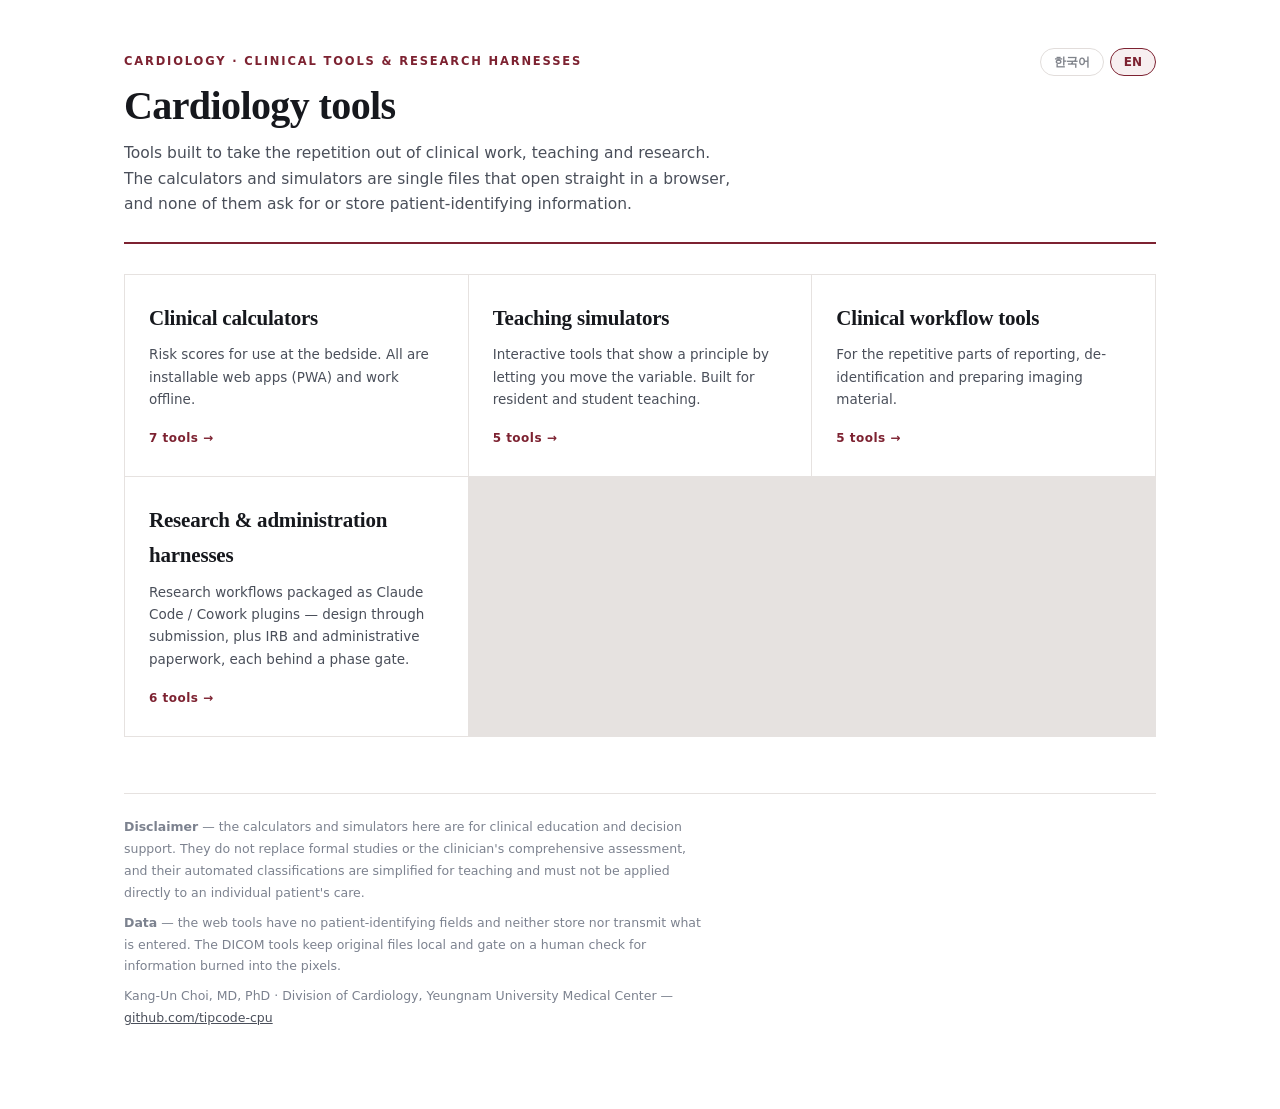
<file: index.html>
<!DOCTYPE html>
<html lang="ko">
<head>
<meta charset="UTF-8">
<meta name="viewport" content="width=device-width, initial-scale=1.0">
<meta name="theme-color" content="#7d2231">
<title>심장내과 임상 도구 모음</title>
<meta name="description" data-i18n-attr="content:meta_desc" content="심장내과 임상 계산기 · 교육 시뮬레이터 · 진료 워크플로 도구 · 연구 하네스 모음">
<link rel="stylesheet" href="assets/site.css">
</head>
<body>
<div class="wrap">
  <div class="langSwitch" role="group" aria-label="Language / 언어">
    <button type="button" id="lang-ko" onclick="setLang('ko')" aria-pressed="true">한국어</button>
    <button type="button" id="lang-en" onclick="setLang('en')" aria-pressed="false">EN</button>
  </div>
  <header class="masthead">
    <p class="eyebrow" data-i18n="eyebrow">Cardiology · Clinical Tools &amp; Research Harnesses</p>
    <h1 data-i18n="title">심장내과 임상 도구 모음</h1>
    <p class="lede" data-i18n="lede">진료·교육·연구에서 반복되는 작업을 줄이기 위해 만든 도구들입니다. 계산기와 시뮬레이터는 브라우저에서 바로 열리는 단일 파일이며, 환자 식별정보를 입력받거나 저장하지 않습니다.</p>
  </header>

  <div class="catgrid">
    <a class="cat" href="calculators/">
      <h2 data-i18n="c_calculators">임상 계산기</h2>
      <p data-i18n="c_calculators_n">진료 중 바로 쓰는 위험도·점수 계산기. 모두 설치형 웹앱(PWA)이며 오프라인에서 동작합니다.</p>
      <span class="meta" data-i18n="c_calculators_m">도구 7개 →</span>
    </a>
    <a class="cat" href="simulators/">
      <h2 data-i18n="c_simulators">교육 시뮬레이터</h2>
      <p data-i18n="c_simulators_n">변수를 직접 움직이며 원리를 확인하는 인터랙티브 교육 도구. 전공의·학생 강의용으로 만들었습니다.</p>
      <span class="meta" data-i18n="c_simulators_m">도구 5개 →</span>
    </a>
    <a class="cat" href="workflow/">
      <h2 data-i18n="c_workflow">진료 워크플로 도구</h2>
      <p data-i18n="c_workflow_n">판독문 작성, DICOM 비식별화, 영상 자료 제작처럼 진료·발표 준비에서 반복되는 작업을 처리합니다.</p>
      <span class="meta" data-i18n="c_workflow_m">도구 5개 →</span>
    </a>
    <a class="cat" href="research/">
      <h2 data-i18n="c_research">연구 · 행정 하네스</h2>
      <p data-i18n="c_research_n">Claude Code / Cowork 플러그인 형태의 연구 워크플로. 설계에서 투고까지, 그리고 IRB·행정 서류를 단계별 게이트로 처리합니다.</p>
      <span class="meta" data-i18n="c_research_m">도구 6개 →</span>
    </a>
  </div>

  <footer>
    <p data-i18n="f_1"><b>면책</b> — 여기 있는 계산기와 시뮬레이터는 임상 교육 및 판단 보조 목적입니다. 정식 검사와 임상의의 종합 평가를 대체하지 않으며, 자동 분류는 교육을 위해 단순화된 것이므로 개별 환자의 진료 판단에 그대로 사용해서는 안 됩니다.</p>
    <p data-i18n="f_2"><b>데이터</b> — 웹 도구에는 환자 식별정보 입력란이 없고, 입력값을 저장하거나 외부로 전송하지 않습니다. DICOM을 다루는 도구는 원본 파일을 로컬 밖으로 내보내지 않으며, 픽셀에 새겨진 환자정보는 사람이 직접 확인하도록 게이트를 둡니다.</p>
    <p data-i18n="byline">최강운 · 영남대학교병원 심장내과 — <a href="https://github.com/tipcode-cpu">github.com/tipcode-cpu</a></p>
  </footer>
</div>
<script>
var I18N_EN = {
  "doc_title": "Cardiology tools — Kang-Un Choi",
  "meta_desc": "Clinical calculators, teaching simulators, imaging workflow tools and research harnesses in cardiology",
  "eyebrow": "Cardiology · Clinical Tools &amp; Research Harnesses",
  "title": "Cardiology tools",
  "lede": "Tools built to take the repetition out of clinical work, teaching and research. The calculators and simulators are single files that open straight in a browser, and none of them ask for or store patient-identifying information.",
  "c_calculators": "Clinical calculators",
  "c_calculators_n": "Risk scores for use at the bedside. All are installable web apps (PWA) and work offline.",
  "c_calculators_m": "7 tools →",
  "c_simulators": "Teaching simulators",
  "c_simulators_n": "Interactive tools that show a principle by letting you move the variable. Built for resident and student teaching.",
  "c_simulators_m": "5 tools →",
  "c_workflow": "Clinical workflow tools",
  "c_workflow_n": "For the repetitive parts of reporting, de-identification and preparing imaging material.",
  "c_workflow_m": "5 tools →",
  "c_research": "Research &amp; administration harnesses",
  "c_research_n": "Research workflows packaged as Claude Code / Cowork plugins — design through submission, plus IRB and administrative paperwork, each behind a phase gate.",
  "c_research_m": "6 tools →",
  "f_1": "<b>Disclaimer</b> — the calculators and simulators here are for clinical education and decision support. They do not replace formal studies or the clinician's comprehensive assessment, and their automated classifications are simplified for teaching and must not be applied directly to an individual patient's care.",
  "f_2": "<b>Data</b> — the web tools have no patient-identifying fields and neither store nor transmit what is entered. The DICOM tools keep original files local and gate on a human check for information burned into the pixels.",
  "byline": "Kang-Un Choi, MD, PhD · Division of Cardiology, Yeungnam University Medical Center — <a href=\"https://github.com/tipcode-cpu\">github.com/tipcode-cpu</a>"
};
</script>
<script src="assets/i18n.js"></script>
</body>
</html>
</file>
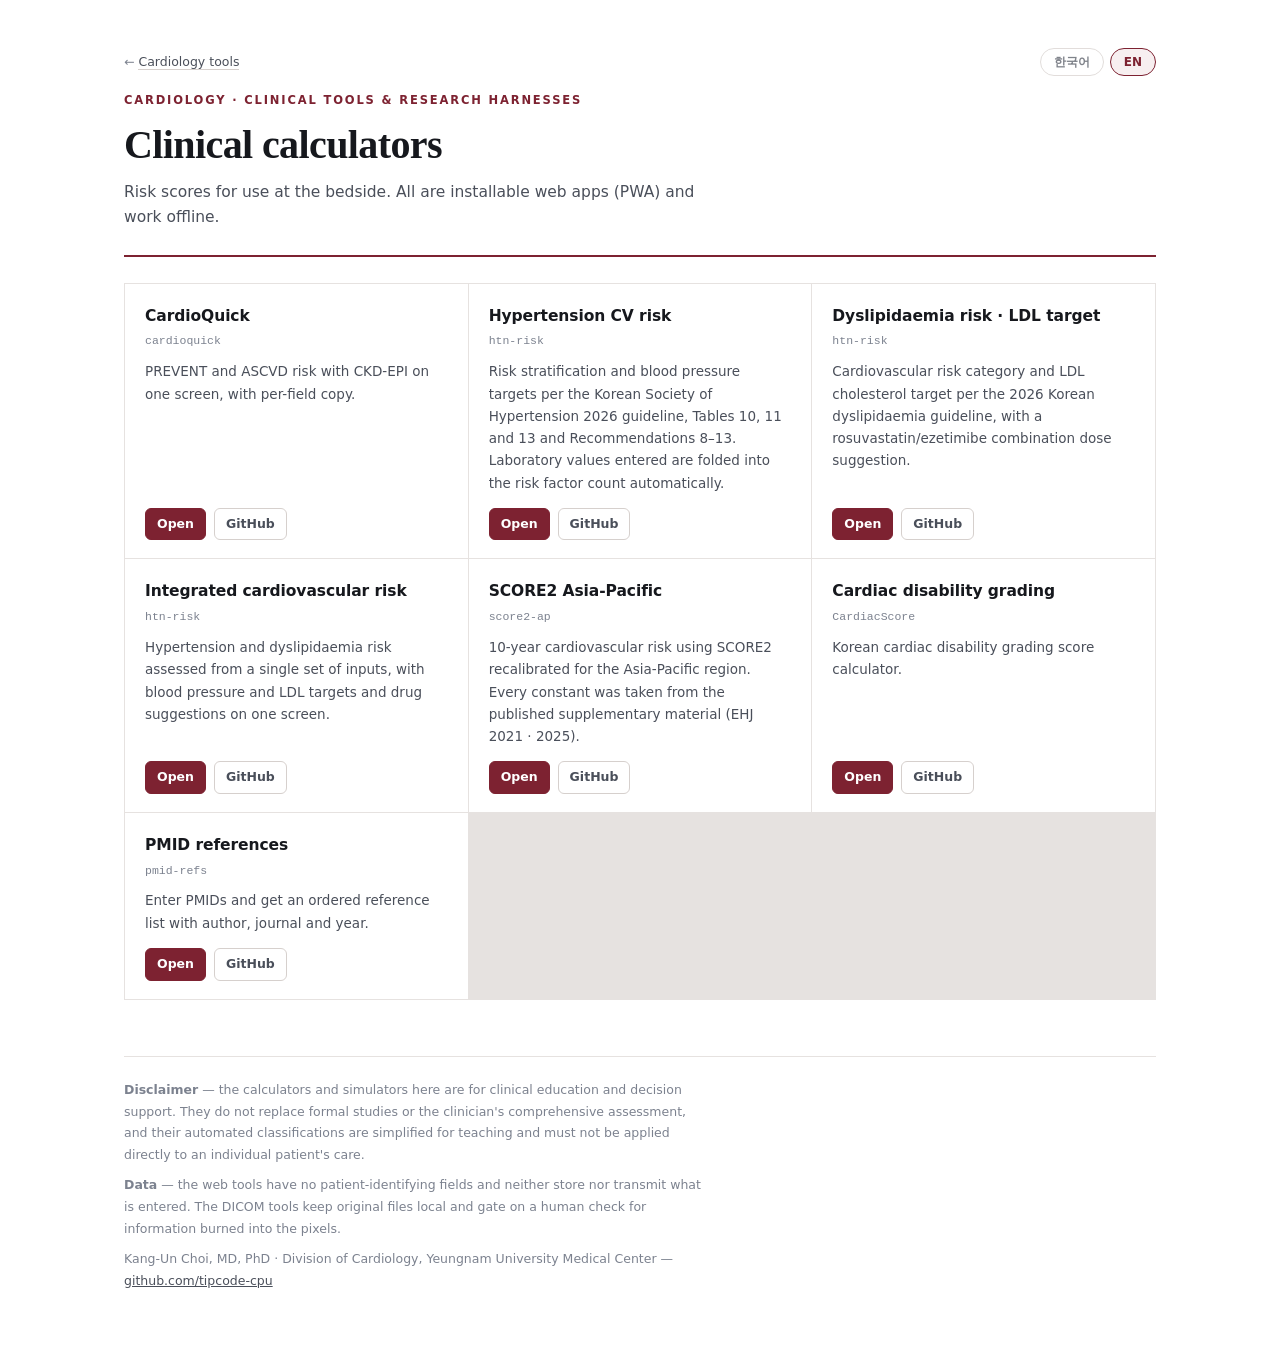
<file: calculators/index.html>
<!DOCTYPE html>
<html lang="ko">
<head>
<meta charset="UTF-8">
<meta name="viewport" content="width=device-width, initial-scale=1.0">
<meta name="theme-color" content="#7d2231">
<title>임상 계산기 — 심장내과 임상 도구</title>
<meta name="description" data-i18n-attr="content:meta_desc" content="진료 중 바로 쓰는 위험도·점수 계산기. 모두 설치형 웹앱(PWA)이며 오프라인에서 동작합니다.">
<link rel="stylesheet" href="../assets/site.css">
</head>
<body>
<div class="wrap">
  <div class="langSwitch" role="group" aria-label="Language / 언어">
    <button type="button" id="lang-ko" onclick="setLang('ko')" aria-pressed="true">한국어</button>
    <button type="button" id="lang-en" onclick="setLang('en')" aria-pressed="false">EN</button>
  </div>
  <p class="crumb">← <a href="../" data-i18n="crumb">심장내과 임상 도구 모음</a></p>
  <header class="masthead">
    <p class="eyebrow" data-i18n="eyebrow">Cardiology · Clinical Tools &amp; Research Harnesses</p>
    <h1 data-i18n="title">임상 계산기</h1>
    <p class="lede" data-i18n="lede">진료 중 바로 쓰는 위험도·점수 계산기. 모두 설치형 웹앱(PWA)이며 오프라인에서 동작합니다.</p>
  </header>

  <div class="grid">
      <div class="card">
        <h3 data-i18n="cardioquick_h">CardioQuick</h3>
        <p class="slug">cardioquick</p>
        <p class="desc" data-i18n="cardioquick_d">PREVENT · ASCVD 위험도와 CKD-EPI를 한 화면에서 계산하고 항목별로 복사합니다.</p>
        <div class="links"><a class="primary" href="https://tipcode-cpu.github.io/cardioquick/" data-i18n="open">열기</a><a href="https://github.com/tipcode-cpu/cardioquick">GitHub</a></div>
      </div>
      <div class="card">
        <h3 data-i18n="htn_risk_h">고혈압 심뇌혈관 위험도</h3>
        <p class="slug">htn-risk</p>
        <p class="desc" data-i18n="htn_risk_d">대한고혈압학회 2026 진료지침 표 10·11·13과 권고 8–13에 따른 위험도 분류와 목표 혈압. 입력한 검사 수치는 자동으로 위험인자에 반영됩니다.</p>
        <div class="links"><a class="primary" href="https://tipcode-cpu.github.io/htn-risk/" data-i18n="open">열기</a><a href="https://github.com/tipcode-cpu/htn-risk">GitHub</a></div>
      </div>
      <div class="card">
        <h3 data-i18n="lipid_risk_h">이상지질혈증 위험도 · LDL 목표</h3>
        <p class="slug">htn-risk</p>
        <p class="desc" data-i18n="lipid_risk_d">이상지질혈증 진료지침 2026에 따른 심혈관 위험도 분류와 LDL 콜레스테롤 목표, rosuvastatin/ezetimibe 복합제 용량 추천.</p>
        <div class="links"><a class="primary" href="https://tipcode-cpu.github.io/htn-risk/lipid-risk-calculator.html" data-i18n="open">열기</a><a href="https://github.com/tipcode-cpu/htn-risk">GitHub</a></div>
      </div>
      <div class="card">
        <h3 data-i18n="cardio_risk_h">심혈관 통합 위험도</h3>
        <p class="slug">htn-risk</p>
        <p class="desc" data-i18n="cardio_risk_d">고혈압과 이상지질혈증 위험도를 한 번의 입력으로 함께 평가해 목표 혈압·LDL 목표와 약물 추천을 한 화면에 보여줍니다.</p>
        <div class="links"><a class="primary" href="https://tipcode-cpu.github.io/htn-risk/cardio-risk-calculator.html" data-i18n="open">열기</a><a href="https://github.com/tipcode-cpu/htn-risk">GitHub</a></div>
      </div>
      <div class="card">
        <h3 data-i18n="score2_ap_h">SCORE2 Asia-Pacific</h3>
        <p class="slug">score2-ap</p>
        <p class="desc" data-i18n="score2_ap_d">아시아·태평양 재보정 SCORE2로 10년 심혈관 위험도를 산출합니다. 모든 계수는 원 논문 부록에서 직접 옮겼습니다 (EHJ 2021 · 2025).</p>
        <div class="links"><a class="primary" href="https://tipcode-cpu.github.io/score2-ap/" data-i18n="open">열기</a><a href="https://github.com/tipcode-cpu/score2-ap">GitHub</a></div>
      </div>
      <div class="card">
        <h3 data-i18n="CardiacScore_h">심장장애 정도 판정</h3>
        <p class="slug">CardiacScore</p>
        <p class="desc" data-i18n="CardiacScore_d">장애 정도 판정 기준에 따른 심장장애 점수 계산기.</p>
        <div class="links"><a class="primary" href="https://tipcode-cpu.github.io/CardiacScore/" data-i18n="open">열기</a><a href="https://github.com/tipcode-cpu/CardiacScore">GitHub</a></div>
      </div>
      <div class="card">
        <h3 data-i18n="pmid_refs_h">PMID 레퍼런스</h3>
        <p class="slug">pmid-refs</p>
        <p class="desc" data-i18n="pmid_refs_d">PMID를 넣으면 저자·저널·연도를 정리해 참고문헌 목록을 만들어 주는 PWA.</p>
        <div class="links"><a class="primary" href="https://tipcode-cpu.github.io/pmid-refs/" data-i18n="open">열기</a><a href="https://github.com/tipcode-cpu/pmid-refs">GitHub</a></div>
      </div>
  </div>

  <footer>
    <p data-i18n="f_1"><b>면책</b> — 여기 있는 계산기와 시뮬레이터는 임상 교육 및 판단 보조 목적입니다. 정식 검사와 임상의의 종합 평가를 대체하지 않으며, 자동 분류는 교육을 위해 단순화된 것이므로 개별 환자의 진료 판단에 그대로 사용해서는 안 됩니다.</p>
    <p data-i18n="f_2"><b>데이터</b> — 웹 도구에는 환자 식별정보 입력란이 없고, 입력값을 저장하거나 외부로 전송하지 않습니다. DICOM을 다루는 도구는 원본 파일을 로컬 밖으로 내보내지 않으며, 픽셀에 새겨진 환자정보는 사람이 직접 확인하도록 게이트를 둡니다.</p>
    <p data-i18n="byline">최강운 · 영남대학교병원 심장내과 — <a href="https://github.com/tipcode-cpu">github.com/tipcode-cpu</a></p>
  </footer>
</div>
<script>
var I18N_EN = {
  "doc_title": "Clinical calculators — Cardiology tools",
  "meta_desc": "Risk scores for use at the bedside. All are installable web apps (PWA) and work offline.",
  "title": "Clinical calculators",
  "lede": "Risk scores for use at the bedside. All are installable web apps (PWA) and work offline.",
  "crumb": "Cardiology tools",
  "open": "Open",
  "eyebrow": "Cardiology · Clinical Tools &amp; Research Harnesses",
  "cardioquick_h": "CardioQuick",
  "cardioquick_d": "PREVENT and ASCVD risk with CKD-EPI on one screen, with per-field copy.",
  "htn_risk_h": "Hypertension CV risk",
  "htn_risk_d": "Risk stratification and blood pressure targets per the Korean Society of Hypertension 2026 guideline, Tables 10, 11 and 13 and Recommendations 8–13. Laboratory values entered are folded into the risk factor count automatically.",
  "lipid_risk_h": "Dyslipidaemia risk · LDL target",
  "lipid_risk_d": "Cardiovascular risk category and LDL cholesterol target per the 2026 Korean dyslipidaemia guideline, with a rosuvastatin/ezetimibe combination dose suggestion.",
  "cardio_risk_h": "Integrated cardiovascular risk",
  "cardio_risk_d": "Hypertension and dyslipidaemia risk assessed from a single set of inputs, with blood pressure and LDL targets and drug suggestions on one screen.",
  "score2_ap_h": "SCORE2 Asia-Pacific",
  "score2_ap_d": "10-year cardiovascular risk using SCORE2 recalibrated for the Asia-Pacific region. Every constant was taken from the published supplementary material (EHJ 2021 · 2025).",
  "CardiacScore_h": "Cardiac disability grading",
  "CardiacScore_d": "Korean cardiac disability grading score calculator.",
  "pmid_refs_h": "PMID references",
  "pmid_refs_d": "Enter PMIDs and get an ordered reference list with author, journal and year.",
  "f_1": "<b>Disclaimer</b> — the calculators and simulators here are for clinical education and decision support. They do not replace formal studies or the clinician's comprehensive assessment, and their automated classifications are simplified for teaching and must not be applied directly to an individual patient's care.",
  "f_2": "<b>Data</b> — the web tools have no patient-identifying fields and neither store nor transmit what is entered. The DICOM tools keep original files local and gate on a human check for information burned into the pixels.",
  "byline": "Kang-Un Choi, MD, PhD · Division of Cardiology, Yeungnam University Medical Center — <a href=\"https://github.com/tipcode-cpu\">github.com/tipcode-cpu</a>"
};
</script>
<script src="../assets/i18n.js"></script>
</body>
</html>
</file>
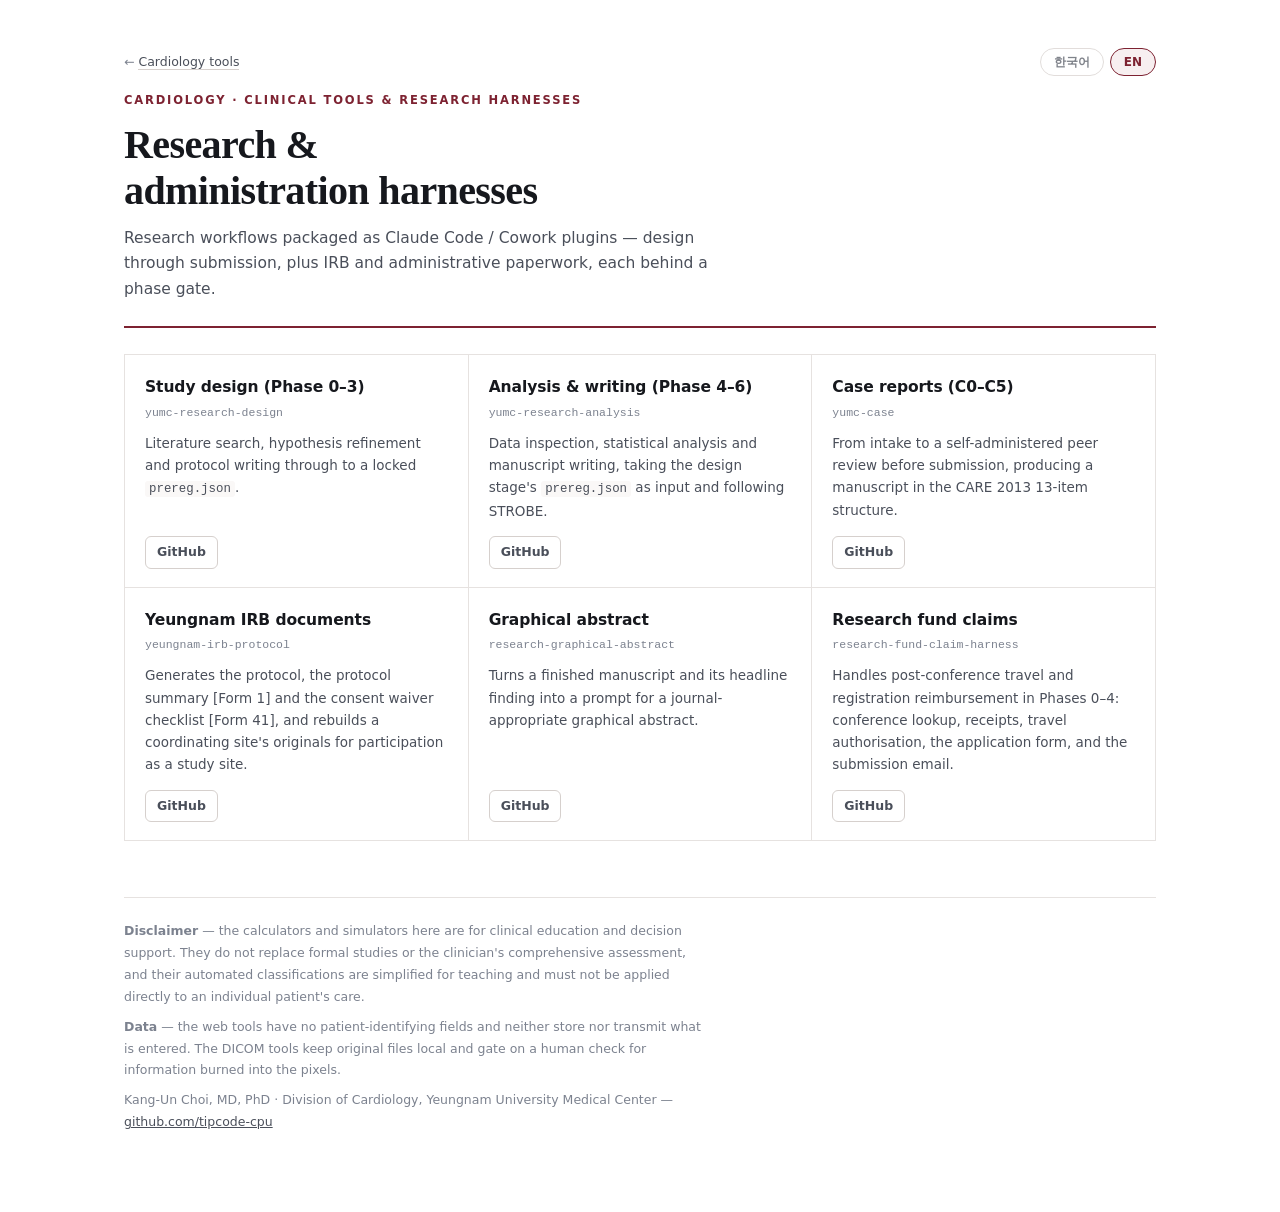
<file: research/index.html>
<!DOCTYPE html>
<html lang="ko">
<head>
<meta charset="UTF-8">
<meta name="viewport" content="width=device-width, initial-scale=1.0">
<meta name="theme-color" content="#7d2231">
<title>연구 · 행정 하네스 — 심장내과 임상 도구</title>
<meta name="description" data-i18n-attr="content:meta_desc" content="Claude Code / Cowork 플러그인 형태의 연구 워크플로. 설계에서 투고까지, 그리고 IRB·행정 서류를 단계별 게이트로 처리합니다.">
<link rel="stylesheet" href="../assets/site.css">
</head>
<body>
<div class="wrap">
  <div class="langSwitch" role="group" aria-label="Language / 언어">
    <button type="button" id="lang-ko" onclick="setLang('ko')" aria-pressed="true">한국어</button>
    <button type="button" id="lang-en" onclick="setLang('en')" aria-pressed="false">EN</button>
  </div>
  <p class="crumb">← <a href="../" data-i18n="crumb">심장내과 임상 도구 모음</a></p>
  <header class="masthead">
    <p class="eyebrow" data-i18n="eyebrow">Cardiology · Clinical Tools &amp; Research Harnesses</p>
    <h1 data-i18n="title">연구 · 행정 하네스</h1>
    <p class="lede" data-i18n="lede">Claude Code / Cowork 플러그인 형태의 연구 워크플로. 설계에서 투고까지, 그리고 IRB·행정 서류를 단계별 게이트로 처리합니다.</p>
  </header>

  <div class="grid">
      <div class="card">
        <h3 data-i18n="yumc_research_design_h">임상연구 설계 (Phase 0–3)</h3>
        <p class="slug">yumc-research-design</p>
        <p class="desc" data-i18n="yumc_research_design_d">문헌 검색·가설 정련·프로토콜 작성에서 사전등록 <code>prereg.json</code> 잠금까지.</p>
        <div class="links"><a href="https://github.com/tipcode-cpu/yumc-research-design">GitHub</a></div>
      </div>
      <div class="card">
        <h3 data-i18n="yumc_research_analysis_h">임상연구 분석·집필 (Phase 4–6)</h3>
        <p class="slug">yumc-research-analysis</p>
        <p class="desc" data-i18n="yumc_research_analysis_d">데이터 점검·통계 분석·원고 집필. 설계 단계의 <code>prereg.json</code>을 입력으로 받아 STROBE 기준으로 진행합니다.</p>
        <div class="links"><a href="https://github.com/tipcode-cpu/yumc-research-analysis">GitHub</a></div>
      </div>
      <div class="card">
        <h3 data-i18n="yumc_case_h">증례보고 (C0–C5)</h3>
        <p class="slug">yumc-case</p>
        <p class="desc" data-i18n="yumc_case_d">증례 접수부터 투고 직전 자체 동료검토까지. CARE 2013 13항목 구조의 원고를 산출합니다.</p>
        <div class="links"><a href="https://github.com/tipcode-cpu/yumc-case">GitHub</a></div>
      </div>
      <div class="card">
        <h3 data-i18n="yeungnam_irb_protocol_h">영남대 IRB 제출 문서</h3>
        <p class="slug">yeungnam-irb-protocol</p>
        <p class="desc" data-i18n="yeungnam_irb_protocol_d">연구계획서·계획서 요약[서식1]·동의면제 점검표[서식41] 생성, 그리고 다기관 연구에서 주관기관 원본을 참여기관용으로 재구성.</p>
        <div class="links"><a href="https://github.com/tipcode-cpu/yeungnam-irb-protocol">GitHub</a></div>
      </div>
      <div class="card">
        <h3 data-i18n="research_graphical_abstract_h">Graphical Abstract</h3>
        <p class="slug">research-graphical-abstract</p>
        <p class="desc" data-i18n="research_graphical_abstract_d">완성된 원고와 핵심 결과에서 저널 톤에 맞는 graphical abstract 생성 프롬프트를 작성합니다.</p>
        <div class="links"><a href="https://github.com/tipcode-cpu/research-graphical-abstract">GitHub</a></div>
      </div>
      <div class="card">
        <h3 data-i18n="research_fund_claim_harness_h">연구조성활동비 지급신청</h3>
        <p class="slug">research-fund-claim-harness</p>
        <p class="desc" data-i18n="research_fund_claim_harness_d">학회 참석 후 출장비·등록비 지급신청을 Phase 0–4로 처리합니다. 학회 확인·영수증 정리·출장허가원·신청서 작성·제출 메일 초안.</p>
        <div class="links"><a href="https://github.com/tipcode-cpu/research-fund-claim-harness">GitHub</a></div>
      </div>
  </div>

  <footer>
    <p data-i18n="f_1"><b>면책</b> — 여기 있는 계산기와 시뮬레이터는 임상 교육 및 판단 보조 목적입니다. 정식 검사와 임상의의 종합 평가를 대체하지 않으며, 자동 분류는 교육을 위해 단순화된 것이므로 개별 환자의 진료 판단에 그대로 사용해서는 안 됩니다.</p>
    <p data-i18n="f_2"><b>데이터</b> — 웹 도구에는 환자 식별정보 입력란이 없고, 입력값을 저장하거나 외부로 전송하지 않습니다. DICOM을 다루는 도구는 원본 파일을 로컬 밖으로 내보내지 않으며, 픽셀에 새겨진 환자정보는 사람이 직접 확인하도록 게이트를 둡니다.</p>
    <p data-i18n="byline">최강운 · 영남대학교병원 심장내과 — <a href="https://github.com/tipcode-cpu">github.com/tipcode-cpu</a></p>
  </footer>
</div>
<script>
var I18N_EN = {
  "doc_title": "Research & administration harnesses — Cardiology tools",
  "meta_desc": "Research workflows packaged as Claude Code / Cowork plugins — design through submission, plus IRB and administrative paperwork, each behind a phase gate.",
  "title": "Research &amp; administration harnesses",
  "lede": "Research workflows packaged as Claude Code / Cowork plugins — design through submission, plus IRB and administrative paperwork, each behind a phase gate.",
  "crumb": "Cardiology tools",
  "open": "Open",
  "eyebrow": "Cardiology · Clinical Tools &amp; Research Harnesses",
  "yumc_research_design_h": "Study design (Phase 0–3)",
  "yumc_research_design_d": "Literature search, hypothesis refinement and protocol writing through to a locked <code>prereg.json</code>.",
  "yumc_research_analysis_h": "Analysis &amp; writing (Phase 4–6)",
  "yumc_research_analysis_d": "Data inspection, statistical analysis and manuscript writing, taking the design stage's <code>prereg.json</code> as input and following STROBE.",
  "yumc_case_h": "Case reports (C0–C5)",
  "yumc_case_d": "From intake to a self-administered peer review before submission, producing a manuscript in the CARE 2013 13-item structure.",
  "yeungnam_irb_protocol_h": "Yeungnam IRB documents",
  "yeungnam_irb_protocol_d": "Generates the protocol, the protocol summary [Form 1] and the consent waiver checklist [Form 41], and rebuilds a coordinating site's originals for participation as a study site.",
  "research_graphical_abstract_h": "Graphical abstract",
  "research_graphical_abstract_d": "Turns a finished manuscript and its headline finding into a prompt for a journal-appropriate graphical abstract.",
  "research_fund_claim_harness_h": "Research fund claims",
  "research_fund_claim_harness_d": "Handles post-conference travel and registration reimbursement in Phases 0–4: conference lookup, receipts, travel authorisation, the application form, and the submission email.",
  "f_1": "<b>Disclaimer</b> — the calculators and simulators here are for clinical education and decision support. They do not replace formal studies or the clinician's comprehensive assessment, and their automated classifications are simplified for teaching and must not be applied directly to an individual patient's care.",
  "f_2": "<b>Data</b> — the web tools have no patient-identifying fields and neither store nor transmit what is entered. The DICOM tools keep original files local and gate on a human check for information burned into the pixels.",
  "byline": "Kang-Un Choi, MD, PhD · Division of Cardiology, Yeungnam University Medical Center — <a href=\"https://github.com/tipcode-cpu\">github.com/tipcode-cpu</a>"
};
</script>
<script src="../assets/i18n.js"></script>
</body>
</html>
</file>
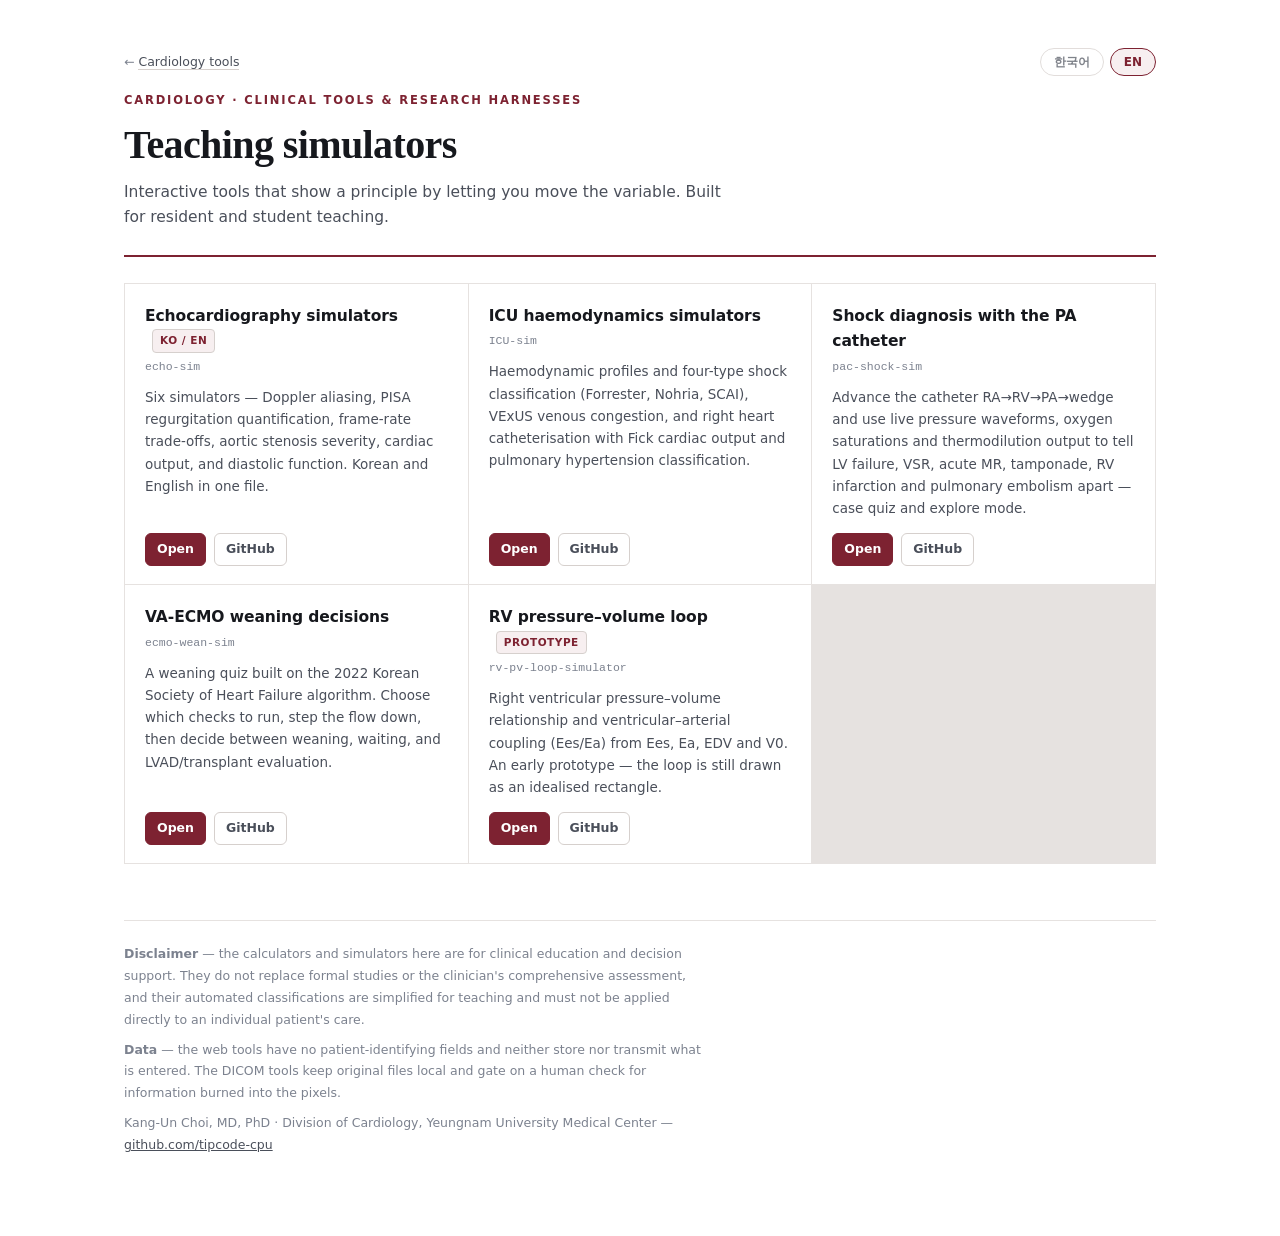
<file: simulators/index.html>
<!DOCTYPE html>
<html lang="ko">
<head>
<meta charset="UTF-8">
<meta name="viewport" content="width=device-width, initial-scale=1.0">
<meta name="theme-color" content="#7d2231">
<title>교육 시뮬레이터 — 심장내과 임상 도구</title>
<meta name="description" data-i18n-attr="content:meta_desc" content="변수를 직접 움직이며 원리를 확인하는 인터랙티브 교육 도구. 전공의·학생 강의용으로 만들었습니다.">
<link rel="stylesheet" href="../assets/site.css">
</head>
<body>
<div class="wrap">
  <div class="langSwitch" role="group" aria-label="Language / 언어">
    <button type="button" id="lang-ko" onclick="setLang('ko')" aria-pressed="true">한국어</button>
    <button type="button" id="lang-en" onclick="setLang('en')" aria-pressed="false">EN</button>
  </div>
  <p class="crumb">← <a href="../" data-i18n="crumb">심장내과 임상 도구 모음</a></p>
  <header class="masthead">
    <p class="eyebrow" data-i18n="eyebrow">Cardiology · Clinical Tools &amp; Research Harnesses</p>
    <h1 data-i18n="title">교육 시뮬레이터</h1>
    <p class="lede" data-i18n="lede">변수를 직접 움직이며 원리를 확인하는 인터랙티브 교육 도구. 전공의·학생 강의용으로 만들었습니다.</p>
  </header>

  <div class="grid">
      <div class="card">
        <h3 data-i18n="echo_sim_h">심초음파 시뮬레이터<span class="tag">KO / EN</span></h3>
        <p class="slug">echo-sim</p>
        <p class="desc" data-i18n="echo_sim_d">도플러 aliasing·PISA 역류 정량·프레임률 상충·AS 중증도·심박출량·이완기능 6종. 한국어와 영어를 한 파일에서 전환합니다.</p>
        <div class="links"><a class="primary" href="https://tipcode-cpu.github.io/echo-sim/" data-i18n="open">열기</a><a href="https://github.com/tipcode-cpu/echo-sim">GitHub</a></div>
      </div>
      <div class="card">
        <h3 data-i18n="ICU_sim_h">중환자 혈역학 시뮬레이터</h3>
        <p class="slug">ICU-sim</p>
        <p class="desc" data-i18n="ICU_sim_d">혈역학 프로파일과 쇼크 4형 분류(Forrester·Nohria·SCAI), VExUS 정맥울혈, 우심도자·Fick 심박출량과 폐고혈압 혈역학 분류.</p>
        <div class="links"><a class="primary" href="https://tipcode-cpu.github.io/ICU-sim/" data-i18n="open">열기</a><a href="https://github.com/tipcode-cpu/ICU-sim">GitHub</a></div>
      </div>
      <div class="card">
        <h3 data-i18n="pac_shock_sim_h">PA 카테터 쇼크 감별</h3>
        <p class="slug">pac-shock-sim</p>
        <p class="desc" data-i18n="pac_shock_sim_d">카테터를 RA→RV→PA→쐐기로 옮기며 실시간 압력 파형·산소포화도·열희석 심박출량으로 LV 부전·VSR·급성 MR·압전·RV 경색·폐색전증을 감별하는 증례 퀴즈와 탐색 모드.</p>
        <div class="links"><a class="primary" href="https://tipcode-cpu.github.io/pac-shock-sim/" data-i18n="open">열기</a><a href="https://github.com/tipcode-cpu/pac-shock-sim">GitHub</a></div>
      </div>
      <div class="card">
        <h3 data-i18n="ecmo_wean_sim_h">VA-ECMO 이탈 판단</h3>
        <p class="slug">ecmo-wean-sim</p>
        <p class="desc" data-i18n="ecmo_wean_sim_d">대한심부전학회 2022 지침 알고리즘으로 푸는 이탈 퀴즈. 필요한 검사를 직접 골라 확인하고 유량을 단계적으로 줄인 뒤, 이탈·보류·LVAD/이식 평가를 판단합니다.</p>
        <div class="links"><a class="primary" href="https://tipcode-cpu.github.io/ecmo-wean-sim/" data-i18n="open">열기</a><a href="https://github.com/tipcode-cpu/ecmo-wean-sim">GitHub</a></div>
      </div>
      <div class="card">
        <h3 data-i18n="rv_pv_loop_simulator_h">RV 압력–용적 곡선<span class="tag">프로토타입</span></h3>
        <p class="slug">rv-pv-loop-simulator</p>
        <p class="desc" data-i18n="rv_pv_loop_simulator_d">Ees·Ea·EDV·V0로 우심실 압력–용적 관계와 심실–동맥 커플링(Ees/Ea)을 계산합니다. 초기 프로토타입이며 곡선 형태는 아직 이상화된 사각형입니다.</p>
        <div class="links"><a class="primary" href="https://tipcode-cpu.github.io/rv-pv-loop-simulator/" data-i18n="open">열기</a><a href="https://github.com/tipcode-cpu/rv-pv-loop-simulator">GitHub</a></div>
      </div>
  </div>

  <footer>
    <p data-i18n="f_1"><b>면책</b> — 여기 있는 계산기와 시뮬레이터는 임상 교육 및 판단 보조 목적입니다. 정식 검사와 임상의의 종합 평가를 대체하지 않으며, 자동 분류는 교육을 위해 단순화된 것이므로 개별 환자의 진료 판단에 그대로 사용해서는 안 됩니다.</p>
    <p data-i18n="f_2"><b>데이터</b> — 웹 도구에는 환자 식별정보 입력란이 없고, 입력값을 저장하거나 외부로 전송하지 않습니다. DICOM을 다루는 도구는 원본 파일을 로컬 밖으로 내보내지 않으며, 픽셀에 새겨진 환자정보는 사람이 직접 확인하도록 게이트를 둡니다.</p>
    <p data-i18n="byline">최강운 · 영남대학교병원 심장내과 — <a href="https://github.com/tipcode-cpu">github.com/tipcode-cpu</a></p>
  </footer>
</div>
<script>
var I18N_EN = {
  "doc_title": "Teaching simulators — Cardiology tools",
  "meta_desc": "Interactive tools that show a principle by letting you move the variable. Built for resident and student teaching.",
  "title": "Teaching simulators",
  "lede": "Interactive tools that show a principle by letting you move the variable. Built for resident and student teaching.",
  "crumb": "Cardiology tools",
  "open": "Open",
  "eyebrow": "Cardiology · Clinical Tools &amp; Research Harnesses",
  "echo_sim_h": "Echocardiography simulators<span class=\"tag\">KO / EN</span>",
  "echo_sim_d": "Six simulators — Doppler aliasing, PISA regurgitation quantification, frame-rate trade-offs, aortic stenosis severity, cardiac output, and diastolic function. Korean and English in one file.",
  "ICU_sim_h": "ICU haemodynamics simulators",
  "ICU_sim_d": "Haemodynamic profiles and four-type shock classification (Forrester, Nohria, SCAI), VExUS venous congestion, and right heart catheterisation with Fick cardiac output and pulmonary hypertension classification.",
  "pac_shock_sim_h": "Shock diagnosis with the PA catheter",
  "pac_shock_sim_d": "Advance the catheter RA→RV→PA→wedge and use live pressure waveforms, oxygen saturations and thermodilution output to tell LV failure, VSR, acute MR, tamponade, RV infarction and pulmonary embolism apart — case quiz and explore mode.",
  "ecmo_wean_sim_h": "VA-ECMO weaning decisions",
  "ecmo_wean_sim_d": "A weaning quiz built on the 2022 Korean Society of Heart Failure algorithm. Choose which checks to run, step the flow down, then decide between weaning, waiting, and LVAD/transplant evaluation.",
  "rv_pv_loop_simulator_h": "RV pressure–volume loop<span class=\"tag\">prototype</span>",
  "rv_pv_loop_simulator_d": "Right ventricular pressure–volume relationship and ventricular–arterial coupling (Ees/Ea) from Ees, Ea, EDV and V0. An early prototype — the loop is still drawn as an idealised rectangle.",
  "f_1": "<b>Disclaimer</b> — the calculators and simulators here are for clinical education and decision support. They do not replace formal studies or the clinician's comprehensive assessment, and their automated classifications are simplified for teaching and must not be applied directly to an individual patient's care.",
  "f_2": "<b>Data</b> — the web tools have no patient-identifying fields and neither store nor transmit what is entered. The DICOM tools keep original files local and gate on a human check for information burned into the pixels.",
  "byline": "Kang-Un Choi, MD, PhD · Division of Cardiology, Yeungnam University Medical Center — <a href=\"https://github.com/tipcode-cpu\">github.com/tipcode-cpu</a>"
};
</script>
<script src="../assets/i18n.js"></script>
</body>
</html>
</file>
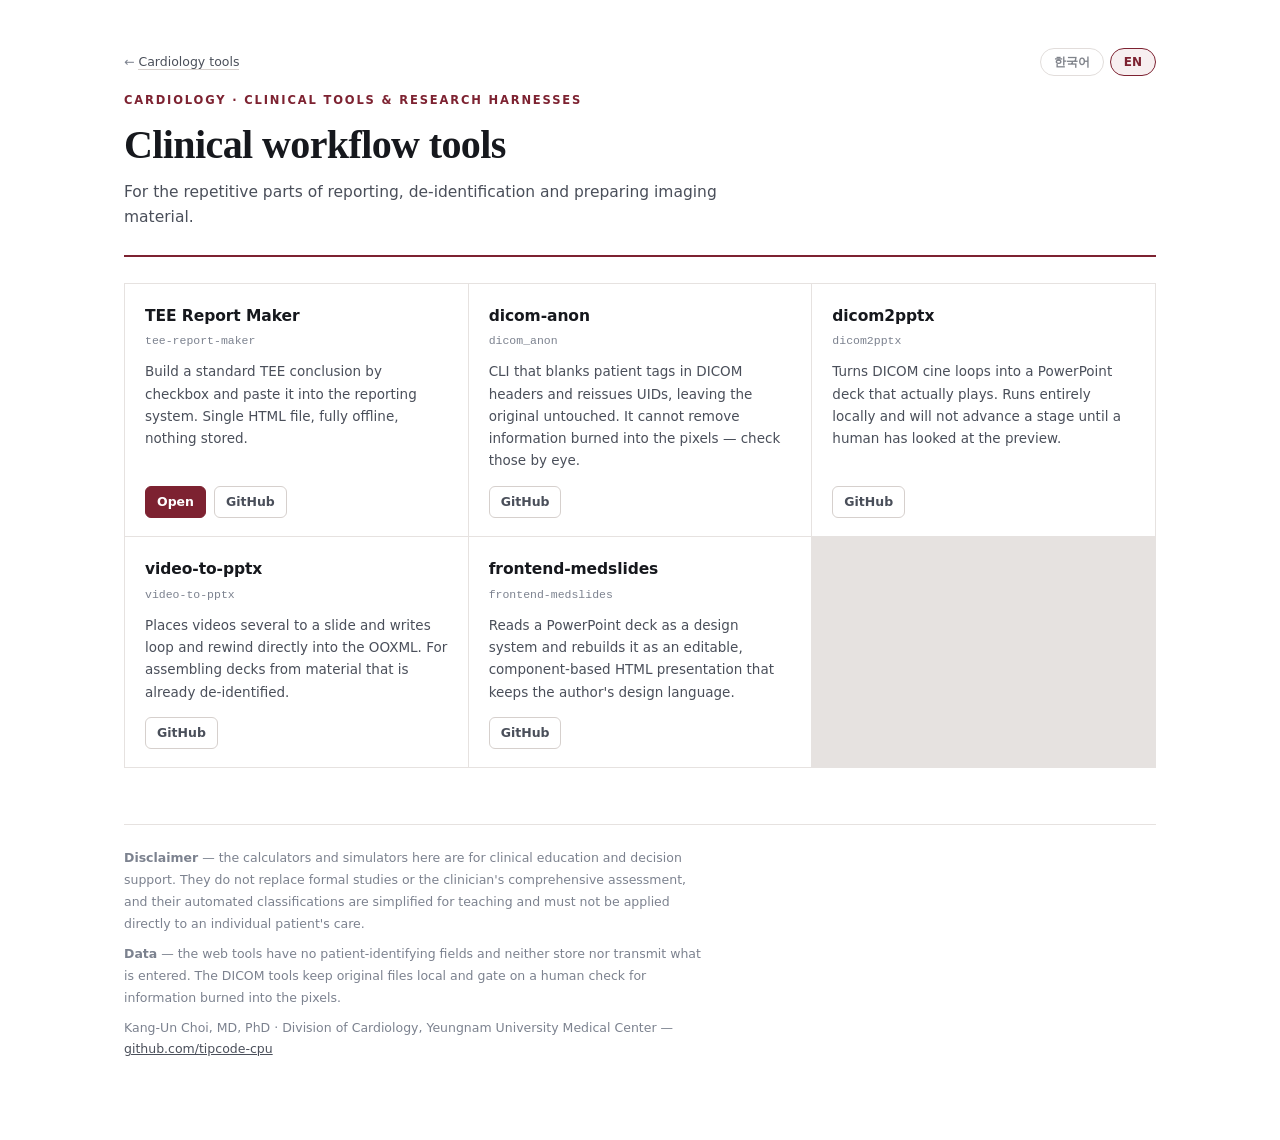
<file: workflow/index.html>
<!DOCTYPE html>
<html lang="ko">
<head>
<meta charset="UTF-8">
<meta name="viewport" content="width=device-width, initial-scale=1.0">
<meta name="theme-color" content="#7d2231">
<title>진료 워크플로 도구 — 심장내과 임상 도구</title>
<meta name="description" data-i18n-attr="content:meta_desc" content="판독문 작성, DICOM 비식별화, 영상 자료 제작처럼 진료·발표 준비에서 반복되는 작업을 처리합니다.">
<link rel="stylesheet" href="../assets/site.css">
</head>
<body>
<div class="wrap">
  <div class="langSwitch" role="group" aria-label="Language / 언어">
    <button type="button" id="lang-ko" onclick="setLang('ko')" aria-pressed="true">한국어</button>
    <button type="button" id="lang-en" onclick="setLang('en')" aria-pressed="false">EN</button>
  </div>
  <p class="crumb">← <a href="../" data-i18n="crumb">심장내과 임상 도구 모음</a></p>
  <header class="masthead">
    <p class="eyebrow" data-i18n="eyebrow">Cardiology · Clinical Tools &amp; Research Harnesses</p>
    <h1 data-i18n="title">진료 워크플로 도구</h1>
    <p class="lede" data-i18n="lede">판독문 작성, DICOM 비식별화, 영상 자료 제작처럼 진료·발표 준비에서 반복되는 작업을 처리합니다.</p>
  </header>

  <div class="grid">
      <div class="card">
        <h3 data-i18n="tee_report_maker_h">TEE Report Maker</h3>
        <p class="slug">tee-report-maker</p>
        <p class="desc" data-i18n="tee_report_maker_d">체크·클릭으로 표준 TEE 결론문을 생성해 판독 시스템에 붙여넣습니다. 단일 HTML, 완전 오프라인, 어떤 데이터도 저장하지 않습니다.</p>
        <div class="links"><a class="primary" href="https://tipcode-cpu.github.io/tee-report-maker/TEE_Report_Maker.html" data-i18n="open">열기</a><a href="https://github.com/tipcode-cpu/tee-report-maker">GitHub</a></div>
      </div>
      <div class="card">
        <h3 data-i18n="dicom_anon_h">dicom-anon</h3>
        <p class="slug">dicom_anon</p>
        <p class="desc" data-i18n="dicom_anon_d">DICOM 헤더의 환자정보 태그를 비우고 UID를 새로 발급하는 CLI. 원본은 건드리지 않습니다. 픽셀에 새겨진 정보는 제거하지 못하므로 육안 확인이 필요합니다.</p>
        <div class="links"><a href="https://github.com/tipcode-cpu/dicom_anon">GitHub</a></div>
      </div>
      <div class="card">
        <h3 data-i18n="dicom2pptx_h">dicom2pptx</h3>
        <p class="slug">dicom2pptx</p>
        <p class="desc" data-i18n="dicom2pptx_d">DICOM 시네 루프를 실제로 재생되는 PowerPoint 덱으로 변환합니다. 완전 로컬 실행이며, 사람이 직접 확인하기 전에는 다음 단계로 넘어가지 않습니다.</p>
        <div class="links"><a href="https://github.com/tipcode-cpu/dicom2pptx">GitHub</a></div>
      </div>
      <div class="card">
        <h3 data-i18n="video_to_pptx_h">video-to-pptx</h3>
        <p class="slug">video-to-pptx</p>
        <p class="desc" data-i18n="video_to_pptx_d">영상 파일을 슬라이드당 여러 개씩 배치하고 반복재생·되감기를 OOXML에 직접 기록합니다. 비식별화가 끝난 자료의 덱 조립용.</p>
        <div class="links"><a href="https://github.com/tipcode-cpu/video-to-pptx">GitHub</a></div>
      </div>
      <div class="card">
        <h3 data-i18n="frontend_medslides_h">frontend-medslides</h3>
        <p class="slug">frontend-medslides</p>
        <p class="desc" data-i18n="frontend_medslides_d">PowerPoint 덱을 디자인 시스템으로 해석해, 저자의 디자인 언어를 유지한 채 편집 가능한 HTML 프레젠테이션으로 재구성합니다.</p>
        <div class="links"><a href="https://github.com/tipcode-cpu/frontend-medslides">GitHub</a></div>
      </div>
  </div>

  <footer>
    <p data-i18n="f_1"><b>면책</b> — 여기 있는 계산기와 시뮬레이터는 임상 교육 및 판단 보조 목적입니다. 정식 검사와 임상의의 종합 평가를 대체하지 않으며, 자동 분류는 교육을 위해 단순화된 것이므로 개별 환자의 진료 판단에 그대로 사용해서는 안 됩니다.</p>
    <p data-i18n="f_2"><b>데이터</b> — 웹 도구에는 환자 식별정보 입력란이 없고, 입력값을 저장하거나 외부로 전송하지 않습니다. DICOM을 다루는 도구는 원본 파일을 로컬 밖으로 내보내지 않으며, 픽셀에 새겨진 환자정보는 사람이 직접 확인하도록 게이트를 둡니다.</p>
    <p data-i18n="byline">최강운 · 영남대학교병원 심장내과 — <a href="https://github.com/tipcode-cpu">github.com/tipcode-cpu</a></p>
  </footer>
</div>
<script>
var I18N_EN = {
  "doc_title": "Clinical workflow tools — Cardiology tools",
  "meta_desc": "For the repetitive parts of reporting, de-identification and preparing imaging material.",
  "title": "Clinical workflow tools",
  "lede": "For the repetitive parts of reporting, de-identification and preparing imaging material.",
  "crumb": "Cardiology tools",
  "open": "Open",
  "eyebrow": "Cardiology · Clinical Tools &amp; Research Harnesses",
  "tee_report_maker_h": "TEE Report Maker",
  "tee_report_maker_d": "Build a standard TEE conclusion by checkbox and paste it into the reporting system. Single HTML file, fully offline, nothing stored.",
  "dicom_anon_h": "dicom-anon",
  "dicom_anon_d": "CLI that blanks patient tags in DICOM headers and reissues UIDs, leaving the original untouched. It cannot remove information burned into the pixels — check those by eye.",
  "dicom2pptx_h": "dicom2pptx",
  "dicom2pptx_d": "Turns DICOM cine loops into a PowerPoint deck that actually plays. Runs entirely locally and will not advance a stage until a human has looked at the preview.",
  "video_to_pptx_h": "video-to-pptx",
  "video_to_pptx_d": "Places videos several to a slide and writes loop and rewind directly into the OOXML. For assembling decks from material that is already de-identified.",
  "frontend_medslides_h": "frontend-medslides",
  "frontend_medslides_d": "Reads a PowerPoint deck as a design system and rebuilds it as an editable, component-based HTML presentation that keeps the author's design language.",
  "f_1": "<b>Disclaimer</b> — the calculators and simulators here are for clinical education and decision support. They do not replace formal studies or the clinician's comprehensive assessment, and their automated classifications are simplified for teaching and must not be applied directly to an individual patient's care.",
  "f_2": "<b>Data</b> — the web tools have no patient-identifying fields and neither store nor transmit what is entered. The DICOM tools keep original files local and gate on a human check for information burned into the pixels.",
  "byline": "Kang-Un Choi, MD, PhD · Division of Cardiology, Yeungnam University Medical Center — <a href=\"https://github.com/tipcode-cpu\">github.com/tipcode-cpu</a>"
};
</script>
<script src="../assets/i18n.js"></script>
</body>
</html>
</file>
<file: assets/site.css>
/* Cardiology tools hub — shared stylesheet.
   Every page on this site is generated from one data file and shares this
   sheet, so the pages cannot drift apart. */
:root{
  --bg:#ffffff; --bg-alt:#faf8f7; --ink:#16181d; --ink-2:#4a4f5a; --ink-3:#7c828f;
  --line:#e6e2e0; --line-2:#d6d0cd;
  --accent:#7d2231; --accent-2:#9a2b3d; --accent-wash:#f7eff0;
  --serif:'Iowan Old Style','Source Serif 4',Charter,Georgia,'Times New Roman',serif;
  --sans:'Pretendard','Apple SD Gothic Neo','Segoe UI','Malgun Gothic',-apple-system,system-ui,sans-serif;
}
@media (prefers-color-scheme: dark){
  :root{
    --bg:#14161a; --bg-alt:#181b20; --ink:#e9eaee; --ink-2:#b0b5bf; --ink-3:#858b97;
    --line:#292d35; --line-2:#3a3f49;
    --accent:#e08a99; --accent-2:#f0a3b0; --accent-wash:#241a1d;
  }
}
*{box-sizing:border-box;}
html{-webkit-text-size-adjust:100%;}
body{margin:0;background:var(--bg);color:var(--ink);font-family:var(--sans);
  line-height:1.65;-webkit-font-smoothing:antialiased;}
.wrap{position:relative;max-width:1080px;margin:0 auto;padding:52px 24px 72px;}

.langSwitch{position:absolute;top:48px;right:24px;display:flex;gap:6px;z-index:30;}
.langSwitch button{font:inherit;font-size:12px;font-weight:600;line-height:1;padding:7px 13px;
  border-radius:999px;border:1px solid var(--line-2);background:transparent;color:var(--ink-2);
  opacity:.7;cursor:pointer;transition:all .15s ease;}
.langSwitch button:hover{opacity:1;}
.langSwitch button[aria-pressed="true"]{opacity:1;color:var(--accent);
  border-color:var(--accent);background:var(--accent-wash);}

.crumb{font-size:12.5px;color:var(--ink-3);margin:0 0 18px;}
.crumb a{color:var(--ink-2);text-decoration:none;border-bottom:1px solid var(--line-2);}
.crumb a:hover{color:var(--accent);border-color:var(--accent);}

header.masthead{border-bottom:2px solid var(--accent);padding-bottom:24px;margin-bottom:26px;}
.eyebrow{font-size:11.5px;letter-spacing:.16em;text-transform:uppercase;color:var(--accent);
  font-weight:700;margin:0 0 12px;}
h1{font-family:var(--serif);font-size:clamp(27px,4.2vw,40px);line-height:1.15;font-weight:600;
  letter-spacing:-.015em;margin:0 0 12px;max-width:22ch;}
.lede{color:var(--ink-2);font-size:15.5px;margin:0;max-width:62ch;}
.byline{margin:18px 0 0;font-size:13px;color:var(--ink-3);}
.byline a{color:var(--ink-2);}

.grid{display:grid;grid-template-columns:repeat(auto-fill,minmax(300px,1fr));gap:1px;
  background:var(--line);border:1px solid var(--line);margin-top:26px;}
.card{background:var(--bg);padding:20px 20px 18px;display:flex;flex-direction:column;
  transition:background .15s ease;}
.card:hover{background:var(--bg-alt);}
.card h2,.card h3{font-size:15.5px;font-weight:650;margin:0 0 3px;letter-spacing:-.005em;
  font-family:var(--sans);}
.card .slug{font-family:ui-monospace,SFMono-Regular,Menlo,Consolas,monospace;
  font-size:11.5px;color:var(--ink-3);margin:0 0 9px;}
.card p.desc{font-size:13.5px;color:var(--ink-2);margin:0 0 14px;flex:1;}
.card code{font-family:ui-monospace,SFMono-Regular,Menlo,Consolas,monospace;font-size:.92em;
  background:var(--bg-alt);padding:1px 4px;border-radius:3px;}
.links{display:flex;gap:8px;flex-wrap:wrap;align-items:center;}
.links a{font-size:12.5px;font-weight:600;text-decoration:none;padding:5px 11px;border-radius:6px;
  border:1px solid var(--line-2);color:var(--ink-2);transition:all .13s ease;}
.links a:hover{border-color:var(--accent);color:var(--accent);}
.links a.primary{background:var(--accent);border-color:var(--accent);color:#fff;}
.links a.primary:hover{background:var(--accent-2);border-color:var(--accent-2);color:#fff;}
@media (prefers-color-scheme: dark){
  .links a.primary,.links a.primary:hover{color:#1a1113;}
}
.tag{display:inline-block;font-size:10.5px;font-weight:700;letter-spacing:.05em;
  text-transform:uppercase;padding:2px 7px;border-radius:4px;margin-left:7px;vertical-align:2px;
  background:var(--accent-wash);color:var(--accent);border:1px solid var(--line-2);}

/* root index: category cards */
.catgrid{display:grid;grid-template-columns:repeat(auto-fill,minmax(320px,1fr));gap:1px;
  background:var(--line);border:1px solid var(--line);margin-top:30px;}
a.cat{background:var(--bg);padding:26px 24px;text-decoration:none;color:inherit;display:block;
  transition:background .15s ease;}
a.cat:hover{background:var(--bg-alt);}
a.cat h2{font-family:var(--serif);font-size:21px;font-weight:600;margin:0 0 8px;
  letter-spacing:-.01em;color:var(--ink);}
a.cat p{font-size:13.5px;color:var(--ink-2);margin:0 0 14px;}
a.cat .meta{font-size:12px;color:var(--accent);font-weight:700;letter-spacing:.04em;}

footer{margin-top:56px;padding-top:22px;border-top:1px solid var(--line);
  color:var(--ink-3);font-size:12.5px;line-height:1.75;}
footer p{margin:0 0 8px;max-width:74ch;}
footer a{color:var(--ink-2);}
@media(max-width:620px){
  .wrap{padding:36px 18px 56px;}
  .langSwitch{position:static;justify-content:flex-end;margin:0 0 16px;}
  .grid,.catgrid{grid-template-columns:1fr;}
}
</file>
